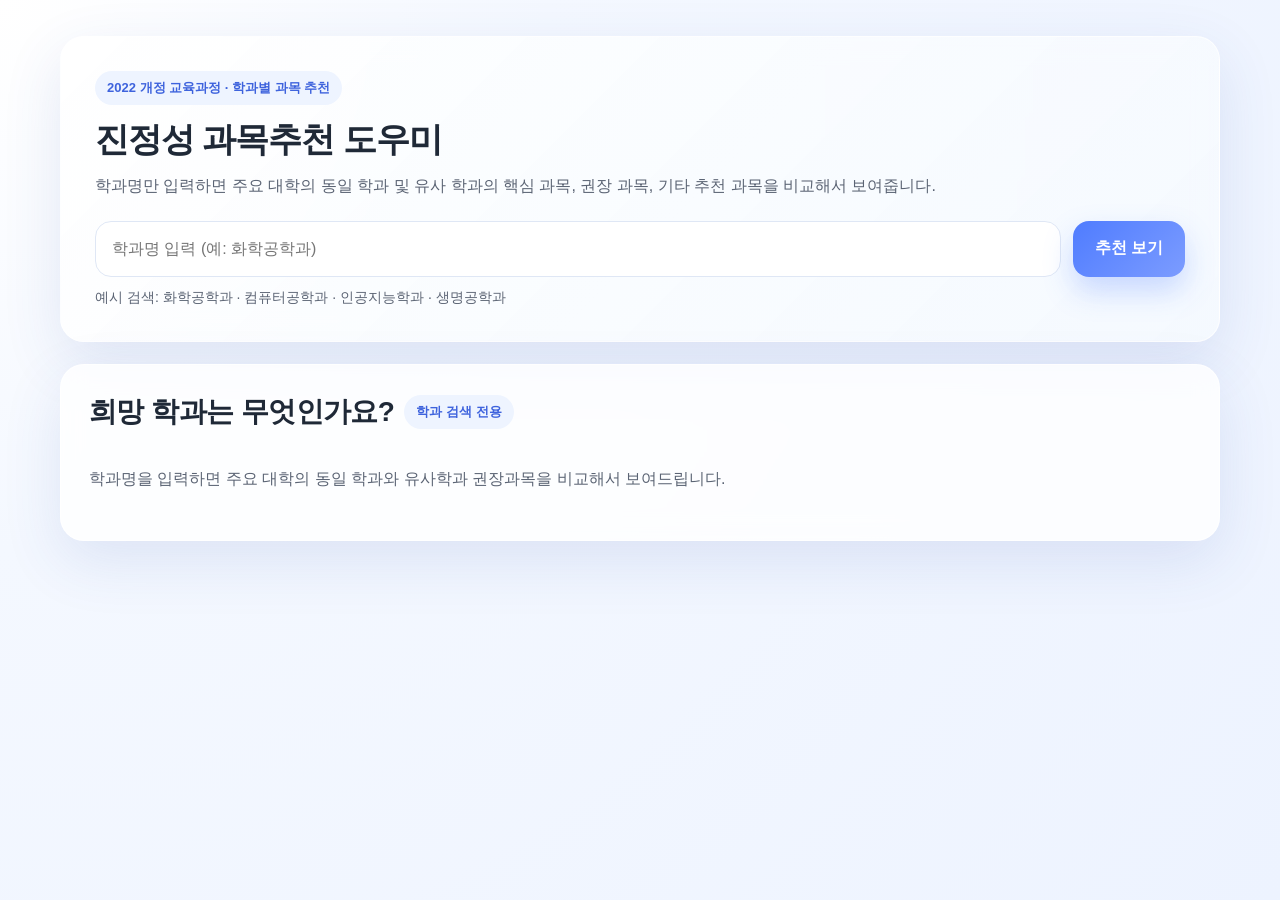
<file: index.html>
<!DOCTYPE html>
<html lang="ko">
<head>
  <meta charset="UTF-8" />
  <meta name="viewport" content="width=device-width, initial-scale=1.0" />
  <title>진정성 과목추천 도우미</title>
  <link rel="stylesheet" href="style.css" />
</head>
<body>
  <div class="wrap">
    <section class="hero">
      <div class="card hero-main">
        <div class="eyebrow">2022 개정 교육과정 · 학과별 과목 추천</div>
        <h1>진정성 과목추천 도우미</h1>
        <p class="desc">
          학과명만 입력하면 주요 대학의 동일 학과 및 유사 학과의 핵심 과목, 권장 과목,
          기타 추천 과목을 비교해서 보여줍니다.
        </p>

        <div class="search search-one">
          <div class="field">
            <input id="majorInput" list="majorList" placeholder="학과명 입력 (예: 화학공학과)" />
            <datalist id="majorList"></datalist>
          </div>
          <button class="btn" id="searchBtn">추천 보기</button>
        </div>

        <div class="mini">
          예시 검색: 화학공학과 · 컴퓨터공학과 · 인공지능학과 · 생명공학과
        </div>
      </div>
    </section>

    <section class="card result" id="resultArea">
      <div class="title-row">
        <h2 class="result-title">희망 학과는 무엇인가요?</h2>
        <span class="chip">학과명 검색 전용</span>
      </div>
      <p class="empty">
        학과명을 입력하면 주요 대학의 유사학과 권장과목을 표로 비교해서 보여드립니다.
      </p>
    </section>
  </div>

  <script src="app.js"></script>
</body>
</html>
</file>
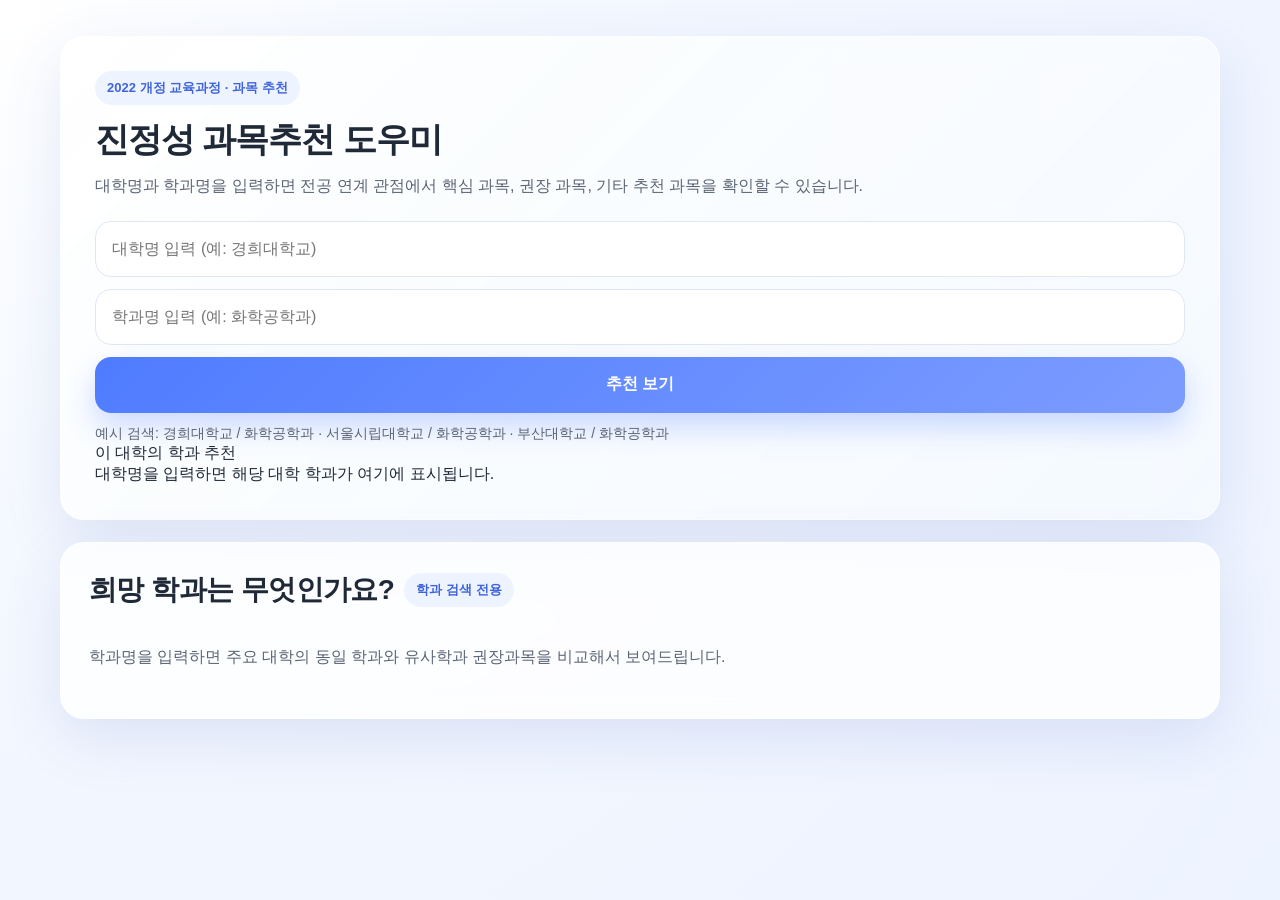
<file: index2.html>
<!DOCTYPE html>
<html lang="ko">
<head>
  <meta charset="UTF-8" />
  <meta name="viewport" content="width=device-width, initial-scale=1.0" />
  <title>진정성 과목추천 도우미</title>
  <link rel="stylesheet" href="style.css" />
</head>
<body>
  <div class="wrap">
    <section class="hero">
      <div class="card hero-main">
        <div class="eyebrow">2022 개정 교육과정 · 과목 추천</div>
        <h1>진정성 과목추천 도우미</h1>
        <p class="desc">
          대학명과 학과명을 입력하면 전공 연계 관점에서 핵심 과목, 권장 과목,
          기타 추천 과목을 확인할 수 있습니다.
        </p>

        <div class="search">
          <div class="field">
            <input id="universityInput" list="universityList" placeholder="대학명 입력 (예: 경희대학교)" />
            <datalist id="universityList"></datalist>
          </div>

          <div class="field">
            <input id="majorInput" list="majorList" placeholder="학과명 입력 (예: 화학공학과)" />
            <datalist id="majorList"></datalist>
          </div>

          <button class="btn" id="searchBtn">추천 보기</button>
        </div>

        <div class="mini">
          예시 검색: 경희대학교 / 화학공학과 · 서울시립대학교 / 화학공학과 · 부산대학교 / 화학공학과
        </div>

        <div class="major-suggest-wrap" id="majorSuggestWrap">
          <div class="major-suggest-title">이 대학의 학과 추천</div>
          <div class="major-suggest-list" id="majorSuggestList">
            <span class="suggest-empty">대학명을 입력하면 해당 대학 학과가 여기에 표시됩니다.</span>
          </div>
        </div>
      </div>
    </section>

    <section class="card result" id="resultArea">
      <div class="title-row">
        <h2 class="result-title">희망 학과는 무엇인가요?</h2>
        <span class="chip">JSON 연결 버전</span>
      </div>
      <p class="empty">
        데이터를 불러오는 중입니다.
      </p>
    </section>
  </div>

  <script src="app.js"></script>
</body>
</html>
</file>
<file: style.css>
:root{
  --bg1:#f8fbff;
  --bg2:#eef4ff;
  --card:#ffffffcc;
  --line:#dfe7f5;
  --text:#1f2937;
  --sub:#5b6474;
  --primary:#4f7cff;
  --primary-2:#7c9cff;
  --shadow:0 20px 60px rgba(47, 84, 170, .12);
  --radius:24px;
}

*{box-sizing:border-box}

body{
  margin:0;
  font-family:"Pretendard","Apple SD Gothic Neo","Malgun Gothic",sans-serif;
  color:var(--text);
  background:radial-gradient(circle at top left, #ffffff 0%, #f4f8ff 35%, #edf3ff 100%);
  min-height:100vh;
}

.wrap{
  max-width:1200px;
  margin:0 auto;
  padding:36px 20px 60px;
}

.hero{
  display:grid;
  grid-template-columns:1fr;
  gap:20px;
  margin-bottom:22px;
}

.card{
  background:var(--card);
  backdrop-filter:blur(12px);
  border:1px solid rgba(255,255,255,.7);
  border-radius:var(--radius);
  box-shadow:var(--shadow);
}

.hero-main{
  padding:34px;
  background:linear-gradient(135deg, rgba(255,255,255,.88), rgba(245,249,255,.92));
}

.eyebrow{
  display:inline-flex;
  align-items:center;
  gap:8px;
  padding:8px 12px;
  border-radius:999px;
  background:#eef4ff;
  color:#3e63dd;
  font-size:13px;
  font-weight:700;
  margin-bottom:14px;
}

h1{
  margin:0 0 12px;
  font-size:34px;
  line-height:1.2;
  letter-spacing:-0.03em;
}

.desc{
  margin:0;
  color:var(--sub);
  line-height:1.7;
  font-size:16px;
}

.search{
  margin-top:22px;
  display:grid;
  gap:12px;
}

.search-one{
  grid-template-columns:1fr auto;
}

.field input{
  width:100%;
  height:56px;
  border:1px solid var(--line);
  border-radius:16px;
  padding:0 16px;
  background:white;
  outline:none;
  font-size:16px;
  transition:.2s ease;
}

.field input:focus{
  border-color:#b9ccff;
  box-shadow:0 0 0 6px rgba(79,124,255,.10);
}

.btn{
  height:56px;
  border:none;
  border-radius:16px;
  padding:0 22px;
  background:linear-gradient(135deg, var(--primary), var(--primary-2));
  color:white;
  font-size:16px;
  font-weight:800;
  cursor:pointer;
  box-shadow:0 14px 30px rgba(79,124,255,.28);
  transition:transform .15s ease, box-shadow .15s ease;
}

.btn:hover{
  transform:translateY(-1px);
  box-shadow:0 18px 34px rgba(79,124,255,.34);
}

.mini{
  margin-top:12px;
  color:var(--sub);
  font-size:14px;
}

.result{
  padding:28px;
}

.empty{
  padding:18px 0 4px;
  color:var(--sub);
  line-height:1.7;
}

.title-row{
  display:flex;
  flex-wrap:wrap;
  align-items:center;
  gap:10px;
  margin-bottom:10px;
}

.result-title{
  font-size:28px;
  font-weight:900;
  letter-spacing:-0.02em;
  margin:0;
}

.chip{
  display:inline-flex;
  align-items:center;
  padding:8px 12px;
  border-radius:999px;
  font-size:13px;
  font-weight:700;
  background:#eef4ff;
  color:#3e63dd;
}

.summary{
  margin:0 0 18px;
  color:var(--sub);
  line-height:1.7;
}

.section{
  margin-top:26px;
}

.section h3{
  margin:0 0 12px;
  font-size:20px;
}

table{
  width:100%;
  border-collapse:separate;
  border-spacing:0;
  overflow:hidden;
  border:1px solid var(--line);
  border-radius:18px;
  background:white;
}

th, td{
  padding:14px 16px;
  border-bottom:1px solid var(--line);
  text-align:left;
  vertical-align:top;
  line-height:1.7;
}

tr:last-child th,
tr:last-child td{
  border-bottom:none;
}

th{
  background:#f7faff;
  font-size:15px;
  font-weight:800;
}

.compare-table-wrap{
  overflow-x:auto;
  margin-top:12px;
}

.compare-table{
  min-width:980px;
}

.compare-table th{
  white-space:nowrap;
}

.relation-badge{
  display:inline-flex;
  padding:6px 10px;
  border-radius:999px;
  background:#eef4ff;
  color:#3656c8;
  font-size:12px;
  font-weight:800;
}

.footer{
  margin-top:18px;
  padding:16px 18px;
  background:#f7faff;
  border:1px solid var(--line);
  border-radius:16px;
  color:#445065;
  line-height:1.7;
}

@media (max-width: 860px){
  .search-one{
    grid-template-columns:1fr;
  }

  .btn{
    width:100%;
  }

  h1{
    font-size:28px;
  }

  .result-title{
    font-size:24px;
  }
}
</file>
